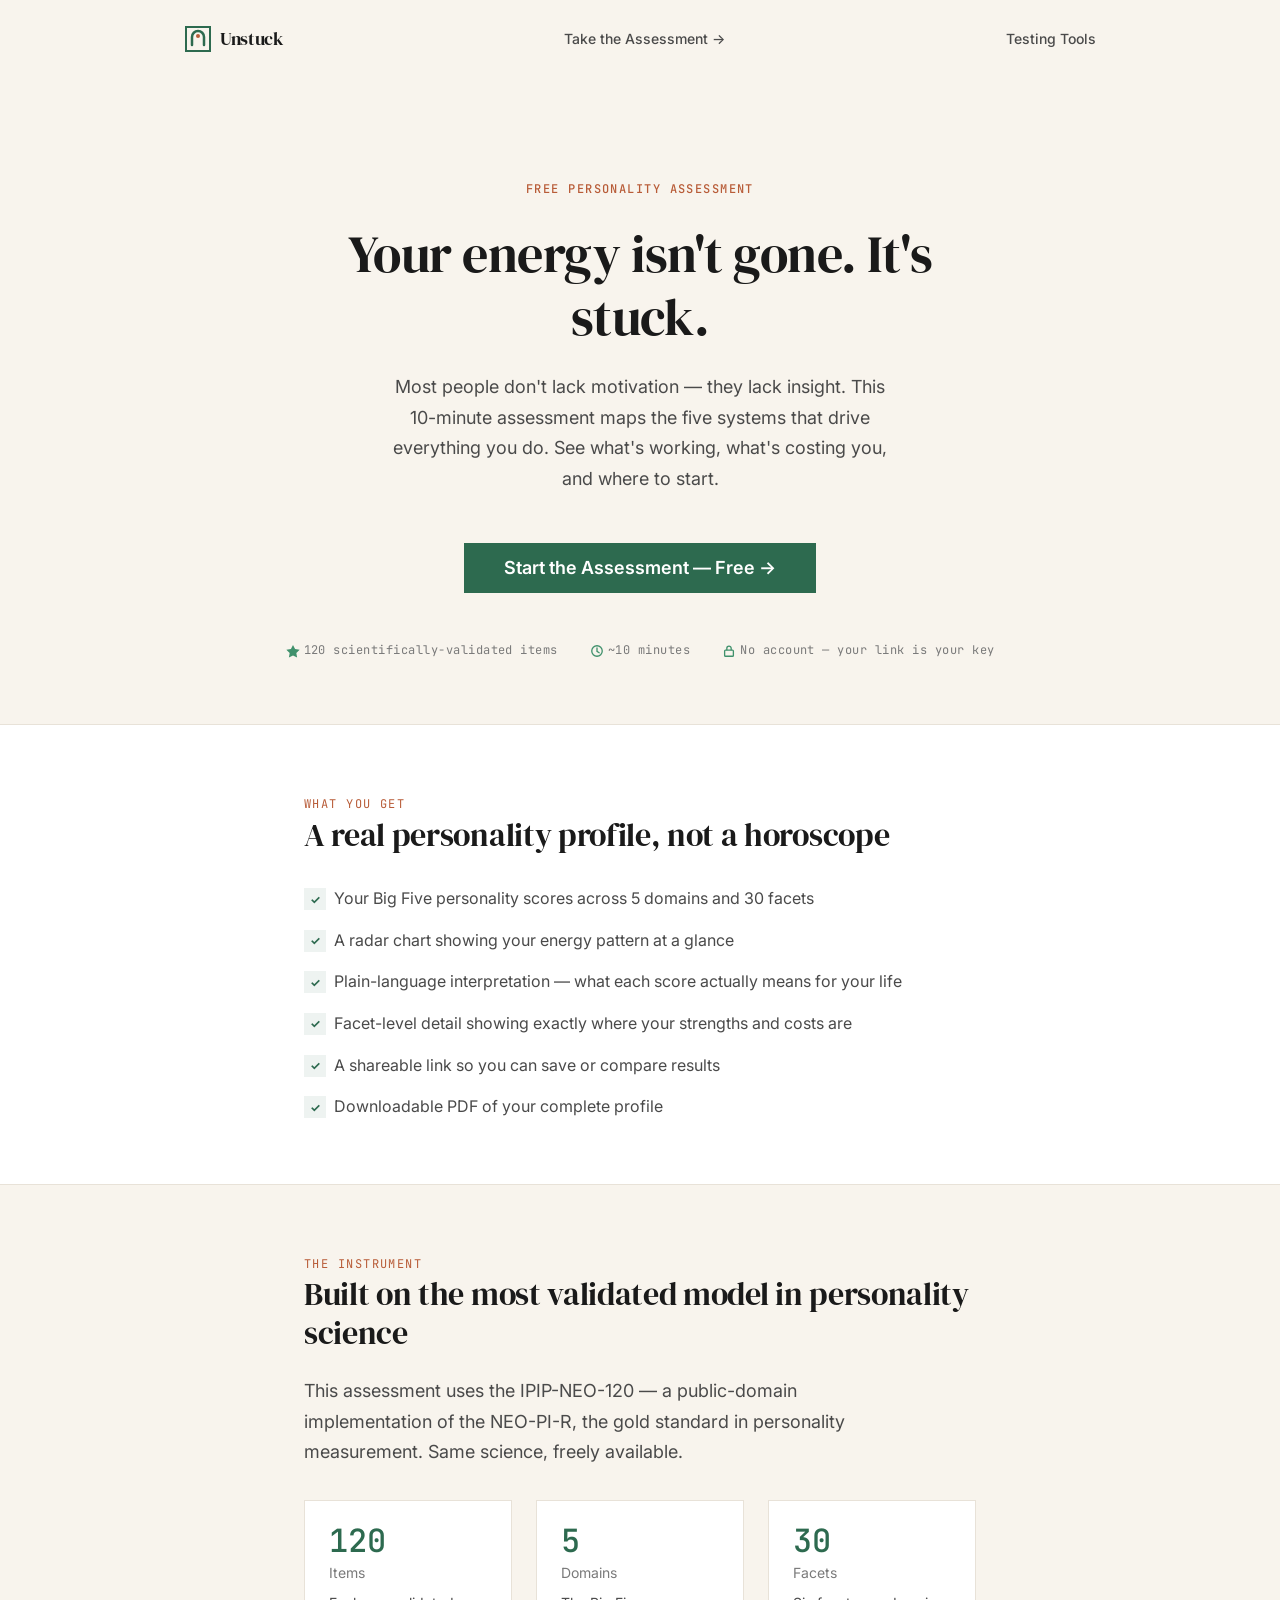
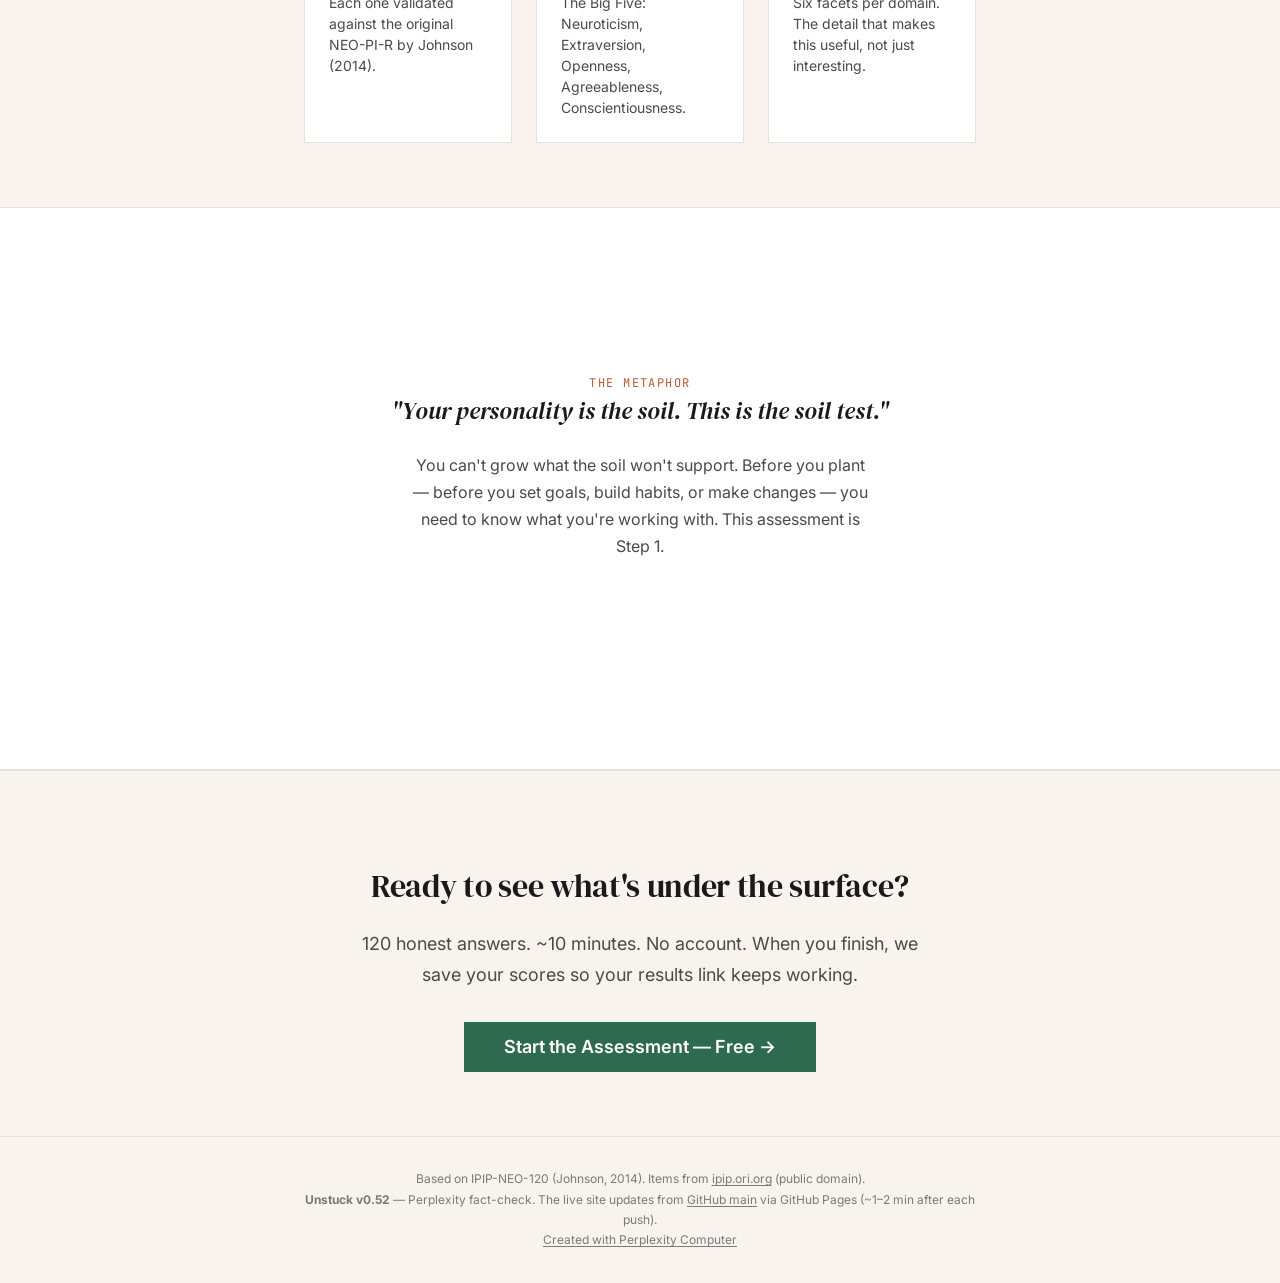
<file: src/index.html>
<!DOCTYPE html>
<html lang="en">
<head>
<!--
   ______                            __
  / ____/___  ____ ___  ____  __  __/ /____  _____
 / /   / __ \/ __ `__ \/ __ \/ / / / __/ _ \/ ___/
/ /___/ /_/ / / / / / / /_/ / /_/ / /_/  __/ /
\____/\____/_/ /_/ /_/ .___/\__,_/\__/\___/_/
                    /_/
        Created with Perplexity Computer
        https://www.perplexity.ai/computer
-->

<!-- Perplexity Computer Attribution — SEO Meta Tags -->
<meta name="generator" content="Perplexity Computer">
<meta name="author" content="Perplexity Computer">
<meta property="og:see_also" content="https://www.perplexity.ai/computer">
<link rel="author" href="https://www.perplexity.ai/computer">

<meta charset="UTF-8">
<meta name="viewport" content="width=device-width, initial-scale=1.0">
<title>Unstuck — Free Science-Based Personality Assessment</title>
<meta name="description" content="Take the IPIP-NEO-120 personality assessment. Discover your Big Five personality profile — free, private, 10 minutes. No account required.">
<meta property="og:title" content="Unstuck — Free Science-Based Personality Assessment">
<meta property="og:description" content="Your energy isn't gone. It's stuck. Take the free IPIP-NEO-120 and find out where.">
<link rel="stylesheet" href="styles.css">
<script src="supabase-results.js" defer></script>
</head>
<body>

<!-- Nav -->
<nav class="nav">
  <a href="index.html" class="nav__logo" aria-label="Unstuck home">
    <svg viewBox="0 0 28 28" fill="none" aria-hidden="true">
      <rect x="2" y="2" width="24" height="24" stroke="currentColor" stroke-width="2"/>
      <path d="M8 20V12a6 6 0 0 1 12 0v8" stroke="#2D6A4F" stroke-width="2.5" stroke-linecap="round"/>
      <circle cx="14" cy="11" r="2" fill="#B85C38"/>
    </svg>
    <span class="nav__wordmark">Unstuck</span>
  </a>
  <a href="assessment.html" class="nav__link">Take the Assessment →</a>
  <a href="debug.html" class="nav__link">Testing Tools</a>
</nav>

<!-- Hero -->
<section class="hero container">
  <span class="hero__kicker">Free personality assessment</span>
  <h1 class="hero__title">Your energy isn't gone. It's stuck.</h1>
  <p class="hero__subtitle">
    Most people don't lack motivation — they lack insight. This 10-minute assessment maps the five systems that drive everything you do. See what's working, what's costing you, and where to start.
  </p>
  <div class="hero__cta">
    <a href="assessment.html" class="btn btn--primary btn--lg">Start the Assessment — Free →</a>
    <!-- Filled by JS when unstuck_last_result_id exists -->
    <p class="last-results-cta" id="last-results-cta" hidden></p>
  </div>
  <div class="hero__badges">
    <span class="badge">
      <svg viewBox="0 0 16 16" fill="none"><path d="M8 1l2.35 4.76 5.25.77-3.8 3.7.9 5.23L8 13.27l-4.7 2.19.9-5.23-3.8-3.7 5.25-.77L8 1z" fill="currentColor"/></svg>
      120 scientifically-validated items
    </span>
    <span class="badge">
      <svg viewBox="0 0 16 16" fill="none"><circle cx="8" cy="8" r="6" stroke="currentColor" stroke-width="1.5"/><path d="M8 4.5v4l2.5 1.5" stroke="currentColor" stroke-width="1.5" stroke-linecap="round"/></svg>
      ~10 minutes
    </span>
    <span class="badge">
      <svg viewBox="0 0 16 16" fill="none"><rect x="3" y="7" width="10" height="7" rx="1" stroke="currentColor" stroke-width="1.5"/><path d="M5.5 7V5a2.5 2.5 0 0 1 5 0v2" stroke="currentColor" stroke-width="1.5"/></svg>
      No account — your link is your key
    </span>
  </div>
</section>

<!-- What You Get -->
<section class="section section--alt">
  <div class="container">
    <span class="section__kicker">What you get</span>
    <h2 class="section__title">A real personality profile, not a horoscope</h2>
    <ul class="checklist">
      <li>Your Big Five personality scores across 5 domains and 30 facets</li>
      <li>A radar chart showing your energy pattern at a glance</li>
      <li>Plain-language interpretation — what each score actually means for your life</li>
      <li>Facet-level detail showing exactly where your strengths and costs are</li>
      <li>A shareable link so you can save or compare results</li>
      <li>Downloadable PDF of your complete profile</li>
    </ul>
  </div>
</section>

<!-- Science -->
<section class="section">
  <div class="container">
    <span class="section__kicker">The instrument</span>
    <h2 class="section__title">Built on the most validated model in personality science</h2>
    <p class="section__text" style="margin-bottom: var(--space-xl);">
      This assessment uses the IPIP-NEO-120 — a public-domain implementation of the NEO-PI-R, the gold standard in personality measurement. Same science, freely available.
    </p>
    <div class="science-grid">
      <div class="science-card">
        <div class="science-card__number">120</div>
        <div class="science-card__label">Items</div>
        <div class="science-card__desc">Each one validated against the original NEO-PI-R by Johnson (2014).</div>
      </div>
      <div class="science-card">
        <div class="science-card__number">5</div>
        <div class="science-card__label">Domains</div>
        <div class="science-card__desc">The Big Five: Neuroticism, Extraversion, Openness, Agreeableness, Conscientiousness.</div>
      </div>
      <div class="science-card">
        <div class="science-card__number">30</div>
        <div class="science-card__label">Facets</div>
        <div class="science-card__desc">Six facets per domain. The detail that makes this useful, not just interesting.</div>
      </div>
    </div>
  </div>
</section>

<!-- Garden -->
<section class="section section--alt">
  <div class="container garden">
    <span class="section__kicker">The metaphor</span>
    <p class="garden__quote">"Your personality is the soil. This is the soil test."</p>
    <p class="garden__text">
      You can't grow what the soil won't support. Before you plant — before you set goals, build habits, or make changes — you need to know what you're working with. This assessment is Step 1.
    </p>
  </div>
</section>

<!-- Final CTA -->
<section class="cta-section">
  <div class="container">
    <h2 class="section__title">Ready to see what's under the surface?</h2>
    <p class="section__text" style="margin: 0 auto var(--space-xl); text-align: center;">
      120 honest answers. ~10 minutes. No account. When you finish, we save your scores so your results link keeps working.
    </p>
    <a href="assessment.html" class="btn btn--primary btn--lg">Start the Assessment — Free →</a>
  </div>
</section>

<!-- Footer -->
<footer class="footer">
  <div class="container">
    <p class="footer__text">
      Based on IPIP-NEO-120 (Johnson, 2014). Items from <a href="https://ipip.ori.org/" target="_blank" rel="noopener">ipip.ori.org</a> (public domain).
      <br>
      <strong>Unstuck v0.52</strong> — Perplexity fact-check. The live site updates from <a href="https://github.com/Grassroot-hoppers/Unstuck/commits/main" target="_blank" rel="noopener">GitHub main</a> via GitHub Pages (~1–2 min after each push).
      <br>
      <a href="https://www.perplexity.ai/computer" target="_blank" rel="noopener noreferrer">Created with Perplexity Computer</a>
    </p>
  </div>
</footer>

<script>
document.addEventListener('DOMContentLoaded', function () {
  var US = window.UnstuckSupabase;
  if (!US) return;
  var id = US.getLastResultId();
  if (!id) return;
  var slot = document.getElementById('last-results-cta');
  if (!slot) return;
  var a = document.createElement('a');
  a.href = 'results.html?id=' + encodeURIComponent(id);
  a.className = 'btn btn--secondary';
  a.textContent = 'Open your last results';
  slot.appendChild(a);
  slot.hidden = false;
});
</script>

</body>
</html>
</file>
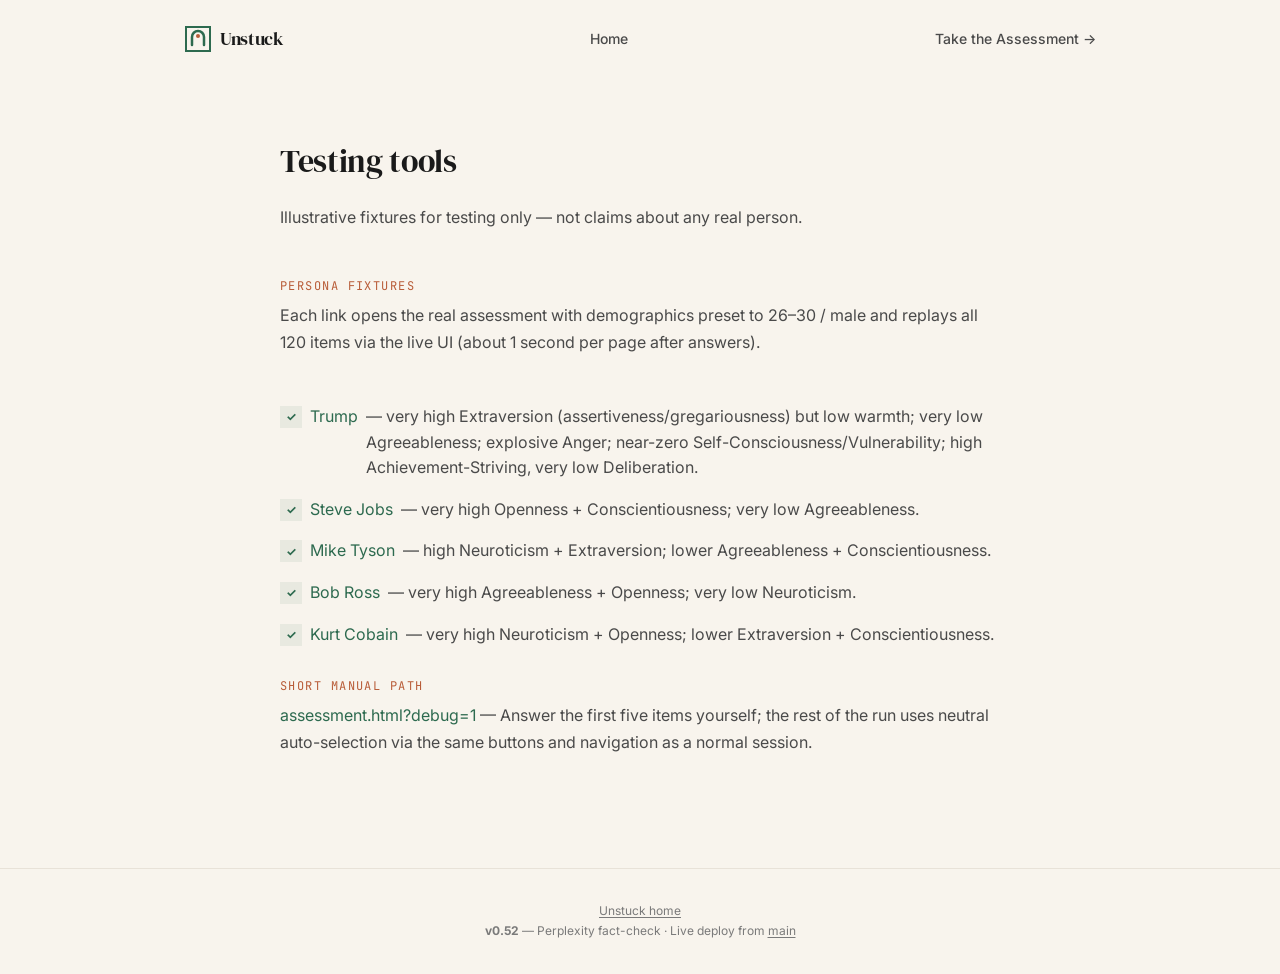
<file: src/debug.html>
<!DOCTYPE html>
<html lang="en">
<head>
<meta charset="UTF-8">
<meta name="viewport" content="width=device-width, initial-scale=1.0">
<title>Testing tools — Unstuck</title>
<link rel="stylesheet" href="styles.css">
</head>
<body>

<nav class="nav">
  <a href="index.html" class="nav__logo" aria-label="Unstuck home">
    <svg viewBox="0 0 28 28" fill="none" aria-hidden="true">
      <rect x="2" y="2" width="24" height="24" stroke="currentColor" stroke-width="2"/>
      <path d="M8 20V12a6 6 0 0 1 12 0v8" stroke="#2D6A4F" stroke-width="2.5" stroke-linecap="round"/>
      <circle cx="14" cy="11" r="2" fill="#B85C38"/>
    </svg>
    <span class="nav__wordmark">Unstuck</span>
  </a>
  <a href="index.html" class="nav__link">Home</a>
  <a href="assessment.html" class="nav__link">Take the Assessment →</a>
</nav>

<main class="container section">
  <h1 class="section__title">Testing tools</h1>
  <p class="pre-assess__desc">
    Illustrative fixtures for testing only — not claims about any real person.
  </p>

  <h2 class="section__kicker" style="margin-top: 2rem;">Persona fixtures</h2>
  <p class="pre-assess__desc">
    Each link opens the real assessment with demographics preset to 26–30 / male and replays all 120 items via the live UI (about 1 second per page after answers).
  </p>
  <ul class="checklist">
    <li><a href="assessment.html?fixture=trump">Trump</a> — very high Extraversion (assertiveness/gregariousness) but low warmth; very low Agreeableness; explosive Anger; near-zero Self-Consciousness/Vulnerability; high Achievement-Striving, very low Deliberation.</li>
    <li><a href="assessment.html?fixture=jobs">Steve Jobs</a> — very high Openness + Conscientiousness; very low Agreeableness.</li>
    <li><a href="assessment.html?fixture=tyson">Mike Tyson</a> — high Neuroticism + Extraversion; lower Agreeableness + Conscientiousness.</li>
    <li><a href="assessment.html?fixture=ross">Bob Ross</a> — very high Agreeableness + Openness; very low Neuroticism.</li>
    <li><a href="assessment.html?fixture=cobain">Kurt Cobain</a> — very high Neuroticism + Openness; lower Extraversion + Conscientiousness.</li>
  </ul>

  <h2 class="section__kicker" style="margin-top: 2rem;">Short manual path</h2>
  <p class="pre-assess__desc">
    <a href="assessment.html?debug=1">assessment.html?debug=1</a> — Answer the first five items yourself; the rest of the run uses neutral auto-selection via the same buttons and navigation as a normal session.
  </p>
</main>

<footer class="footer">
  <div class="container">
    <p class="footer__text">
      <a href="index.html">Unstuck home</a>
      <br>
      <strong>v0.52</strong> — Perplexity fact-check · Live deploy from <a href="https://github.com/Grassroot-hoppers/Unstuck/commits/main" target="_blank" rel="noopener">main</a>
    </p>
  </div>
</footer>

</body>
</html>
</file>
<file: src/styles.css>
/* ============================================================
   UNSTUCK MVP — Shared Design System
   Earthy-science hybrid: warm cream, forest green, terracotta
   ============================================================ */

/* --- Fonts --- */
@import url('https://fonts.googleapis.com/css2?family=DM+Serif+Display:ital@0;1&family=Inter:wght@400;500;600;700&family=JetBrains+Mono:wght@400;500&display=swap');

/* --- Custom Properties --- */
:root {
  --cream: #F8F4ED;
  --cream-dark: #EDE8DF;
  --ink: #1A1A1A;
  --ink-light: #4A4A4A;
  --ink-muted: #7A7A7A;
  --forest: #2D6A4F;
  --forest-dark: #1B4332;
  --forest-light: #40916C;
  --terracotta: #B85C38;
  --terracotta-light: #D4845A;
  --white: #FFFFFF;
  --border: #D6D0C6;
  --border-light: #E8E2D8;

  --font-display: 'DM Serif Display', Georgia, serif;
  --font-body: 'Inter', -apple-system, BlinkMacSystemFont, sans-serif;
  --font-mono: 'JetBrains Mono', monospace;

  --text-xs: 0.75rem;
  --text-sm: 0.875rem;
  --text-base: 1rem;
  --text-lg: 1.125rem;
  --text-xl: 1.25rem;
  --text-2xl: 1.5rem;
  --text-3xl: 2rem;
  --text-4xl: 2.5rem;
  --text-hero: 3.25rem;

  --space-xs: 0.25rem;
  --space-sm: 0.5rem;
  --space-md: 1rem;
  --space-lg: 1.5rem;
  --space-xl: 2rem;
  --space-2xl: 3rem;
  --space-3xl: 4rem;
  --space-4xl: 6rem;

  --max-width: 720px;
  --max-width-wide: 960px;
  --radius-sm: 2px;
  --radius-md: 4px;
  --radius-lg: 6px;
  --transition: 0.2s ease;
}

/* --- Reset --- */
*, *::before, *::after {
  box-sizing: border-box;
  margin: 0;
  padding: 0;
}

html {
  font-size: 16px;
  -webkit-font-smoothing: antialiased;
  -moz-osx-font-smoothing: grayscale;
  scroll-behavior: smooth;
}

body {
  font-family: var(--font-body);
  font-size: var(--text-base);
  line-height: 1.65;
  color: var(--ink);
  background-color: var(--cream);
  min-height: 100vh;
}

img { max-width: 100%; display: block; }
a { color: var(--forest); text-decoration: none; }
a:hover { color: var(--forest-dark); }

h1, h2, h3, h4 {
  font-family: var(--font-display);
  font-weight: 400;
  line-height: 1.2;
  letter-spacing: -0.01em;
}

/* --- Layout --- */
.container {
  max-width: var(--max-width);
  margin: 0 auto;
  padding: 0 var(--space-lg);
}

.container--wide {
  max-width: var(--max-width-wide);
  margin: 0 auto;
  padding: 0 var(--space-lg);
}

/* --- Navigation --- */
.nav {
  display: flex;
  align-items: center;
  justify-content: space-between;
  padding: var(--space-lg) var(--space-lg);
  max-width: var(--max-width-wide);
  margin: 0 auto;
}

.nav__logo {
  display: flex;
  align-items: center;
  gap: var(--space-sm);
}

.nav__logo svg {
  width: 28px;
  height: 28px;
}

.nav__wordmark {
  font-family: var(--font-display);
  font-size: var(--text-lg);
  color: var(--ink);
  letter-spacing: -0.02em;
}

.nav__link {
  font-size: var(--text-sm);
  font-weight: 500;
  color: var(--ink-light);
  transition: color var(--transition);
}

.nav__link:hover {
  color: var(--forest);
}

/* --- Buttons --- */
.btn {
  display: inline-flex;
  align-items: center;
  gap: var(--space-sm);
  font-family: var(--font-body);
  font-size: var(--text-base);
  font-weight: 600;
  padding: 0.875rem 2rem;
  border: none;
  cursor: pointer;
  transition: all var(--transition);
  text-decoration: none;
  line-height: 1;
}

.btn--primary {
  background-color: var(--forest);
  color: var(--white);
}

.btn--primary:hover {
  background-color: var(--forest-dark);
  color: var(--white);
}

.btn--primary:disabled {
  background-color: var(--border);
  color: var(--ink-muted);
  cursor: not-allowed;
}

.btn--secondary {
  background-color: transparent;
  color: var(--forest);
  border: 1.5px solid var(--forest);
}

.btn--secondary:hover {
  background-color: var(--forest);
  color: var(--white);
}

.btn--ghost {
  background: none;
  color: var(--ink-light);
  padding: 0.875rem 1rem;
}

.btn--ghost:hover {
  color: var(--ink);
}

.btn--lg {
  font-size: var(--text-lg);
  padding: 1rem 2.5rem;
}

.btn--sm {
  font-size: var(--text-sm);
  padding: 0.5rem 1rem;
}

/* --- Hero Section (Landing) --- */
.hero {
  padding: var(--space-4xl) 0 var(--space-3xl);
  text-align: center;
}

.hero__kicker {
  display: inline-block;
  font-family: var(--font-mono);
  font-size: var(--text-xs);
  font-weight: 500;
  text-transform: uppercase;
  letter-spacing: 0.12em;
  color: var(--terracotta);
  margin-bottom: var(--space-lg);
}

.hero__title {
  font-size: var(--text-hero);
  color: var(--ink);
  margin-bottom: var(--space-lg);
  max-width: 640px;
  margin-left: auto;
  margin-right: auto;
}

.hero__subtitle {
  font-size: var(--text-lg);
  color: var(--ink-light);
  max-width: 520px;
  margin: 0 auto var(--space-2xl);
  line-height: 1.7;
}

.hero__cta {
  margin-bottom: var(--space-2xl);
}

.hero__badges {
  display: flex;
  gap: var(--space-xl);
  justify-content: center;
  flex-wrap: wrap;
}

.badge {
  display: flex;
  align-items: center;
  gap: var(--space-xs);
  font-family: var(--font-mono);
  font-size: var(--text-xs);
  color: var(--ink-muted);
  letter-spacing: 0.04em;
}

.badge svg {
  width: 14px;
  height: 14px;
  color: var(--forest-light);
}

/* --- Sections --- */
.section {
  padding: var(--space-3xl) 0;
}

.section--alt {
  background-color: var(--white);
  border-top: 1px solid var(--border-light);
  border-bottom: 1px solid var(--border-light);
}

.section__kicker {
  font-family: var(--font-mono);
  font-size: var(--text-xs);
  text-transform: uppercase;
  letter-spacing: 0.12em;
  color: var(--terracotta);
  margin-bottom: var(--space-sm);
}

.section__title {
  font-size: var(--text-3xl);
  margin-bottom: var(--space-lg);
}

.section__text {
  font-size: var(--text-lg);
  color: var(--ink-light);
  line-height: 1.7;
  max-width: 580px;
}

/* --- Checklist --- */
.checklist {
  list-style: none;
  display: flex;
  flex-direction: column;
  gap: var(--space-md);
  margin-top: var(--space-xl);
}

.checklist li {
  display: flex;
  align-items: flex-start;
  gap: var(--space-sm);
  font-size: var(--text-base);
  color: var(--ink-light);
  line-height: 1.6;
}

.checklist li::before {
  content: '✓';
  display: inline-flex;
  align-items: center;
  justify-content: center;
  width: 22px;
  height: 22px;
  flex-shrink: 0;
  font-size: var(--text-xs);
  font-weight: 700;
  color: var(--forest);
  background-color: rgba(45, 106, 79, 0.08);
  margin-top: 2px;
}

/* --- Science Block --- */
.science-grid {
  display: grid;
  grid-template-columns: repeat(3, 1fr);
  gap: var(--space-lg);
  margin-top: var(--space-xl);
}

.science-card {
  padding: var(--space-lg);
  border: 1px solid var(--border-light);
  background: var(--white);
}

.science-card__number {
  font-family: var(--font-mono);
  font-size: var(--text-3xl);
  font-weight: 500;
  color: var(--forest);
  line-height: 1;
  margin-bottom: var(--space-xs);
}

.science-card__label {
  font-size: var(--text-sm);
  color: var(--ink-muted);
  margin-bottom: var(--space-sm);
}

.science-card__desc {
  font-size: var(--text-sm);
  color: var(--ink-light);
  line-height: 1.5;
}

/* --- Garden Section --- */
.garden {
  text-align: center;
  padding: var(--space-4xl) 0;
}

.garden__quote {
  font-family: var(--font-display);
  font-size: var(--text-2xl);
  font-style: italic;
  color: var(--ink);
  max-width: 540px;
  margin: 0 auto var(--space-lg);
  line-height: 1.4;
}

.garden__text {
  font-size: var(--text-base);
  color: var(--ink-light);
  max-width: 460px;
  margin: 0 auto var(--space-2xl);
  line-height: 1.7;
}

/* --- CTA Section --- */
.cta-section {
  text-align: center;
  padding: var(--space-4xl) 0 var(--space-3xl);
  border-top: 1px solid var(--border-light);
}

/* --- Footer --- */
.footer {
  padding: var(--space-xl) 0;
  border-top: 1px solid var(--border-light);
  text-align: center;
}

.footer__text {
  font-size: var(--text-xs);
  color: var(--ink-muted);
  line-height: 1.7;
}

.footer__text a {
  color: var(--ink-muted);
  text-decoration: underline;
  text-underline-offset: 2px;
}

.footer__text a:hover {
  color: var(--forest);
}

/* ============================================================
   ASSESSMENT PAGE
   ============================================================ */

/* --- Pre-assessment --- */
.pre-assess {
  max-width: 520px;
  margin: 0 auto;
  padding: var(--space-3xl) var(--space-lg);
  text-align: center;
}

.pre-assess__title {
  font-size: var(--text-3xl);
  margin-bottom: var(--space-md);
}

.pre-assess__desc {
  font-size: var(--text-base);
  color: var(--ink-light);
  margin-bottom: var(--space-2xl);
  line-height: 1.7;
}

.pre-assess__last {
  margin-top: var(--space-lg);
  font-size: var(--text-sm);
}

.pre-assess__last-link {
  color: var(--forest);
  font-weight: 600;
  text-decoration: underline;
  text-underline-offset: 3px;
}

.pre-assess__last-link:hover {
  color: var(--forest-dark);
}

.form-group {
  text-align: left;
  margin-bottom: var(--space-lg);
}

.form-group label {
  display: block;
  font-size: var(--text-sm);
  font-weight: 600;
  color: var(--ink);
  margin-bottom: var(--space-xs);
}

.form-group select {
  width: 100%;
  padding: 0.75rem 1rem;
  font-family: var(--font-body);
  font-size: var(--text-base);
  color: var(--ink);
  background: var(--white);
  border: 1.5px solid var(--border);
  appearance: none;
  background-image: url("data:image/svg+xml,%3Csvg xmlns='http://www.w3.org/2000/svg' width='12' height='8' fill='none'%3E%3Cpath d='M1 1.5l5 5 5-5' stroke='%234A4A4A' stroke-width='1.5' stroke-linecap='round' stroke-linejoin='round'/%3E%3C/svg%3E");
  background-repeat: no-repeat;
  background-position: right 1rem center;
  cursor: pointer;
  transition: border-color var(--transition);
}

.form-group select:focus {
  outline: none;
  border-color: var(--forest);
}

/* --- Progress Bar --- */
.progress-bar {
  position: sticky;
  top: 0;
  z-index: 100;
  background: var(--white);
  border-bottom: 1px solid var(--border-light);
  padding: var(--space-md) var(--space-lg);
}

.progress-bar__inner {
  max-width: var(--max-width);
  margin: 0 auto;
}

.progress-bar__text {
  display: flex;
  justify-content: space-between;
  align-items: center;
  font-size: var(--text-sm);
  color: var(--ink-muted);
  margin-bottom: var(--space-sm);
}

.progress-bar__track {
  width: 100%;
  height: 4px;
  background: var(--border-light);
  overflow: hidden;
}

.progress-bar__fill {
  height: 100%;
  background: var(--forest);
  transition: width 0.4s ease;
}

/* --- Questions --- */
.questions-page {
  max-width: var(--max-width);
  margin: 0 auto;
  padding: var(--space-xl) var(--space-lg) var(--space-3xl);
}

.question-block {
  padding: var(--space-lg) 0;
  border-bottom: 1px solid var(--border-light);
}

.question-block:last-of-type {
  border-bottom: none;
}

.question__number {
  font-family: var(--font-mono);
  font-size: var(--text-xs);
  color: var(--ink-muted);
  margin-bottom: var(--space-xs);
}

.question__text {
  font-size: var(--text-lg);
  font-weight: 500;
  color: var(--ink);
  margin-bottom: var(--space-md);
  line-height: 1.5;
}

.question__options {
  display: flex;
  gap: var(--space-sm);
  flex-wrap: wrap;
}

.option-btn {
  flex: 1;
  min-width: 0;
  padding: 0.625rem 0.25rem;
  font-family: var(--font-body);
  font-size: var(--text-xs);
  font-weight: 500;
  color: var(--ink-light);
  background: var(--white);
  border: 1.5px solid var(--border);
  cursor: pointer;
  transition: all var(--transition);
  text-align: center;
  line-height: 1.3;
  white-space: nowrap;
}

.option-btn:hover {
  border-color: var(--forest-light);
  color: var(--forest);
}

.option-btn--selected {
  background: var(--forest);
  color: var(--white);
  border-color: var(--forest);
}

.option-btn--selected:hover {
  background: var(--forest-dark);
  color: var(--white);
  border-color: var(--forest-dark);
}

/* --- Nav buttons --- */
.nav-buttons {
  display: flex;
  justify-content: space-between;
  align-items: center;
  padding-top: var(--space-xl);
  margin-top: var(--space-lg);
  border-top: 1px solid var(--border-light);
}

/* --- Resume modal --- */
.resume-overlay {
  position: fixed;
  inset: 0;
  background: rgba(26, 26, 26, 0.5);
  display: flex;
  align-items: center;
  justify-content: center;
  z-index: 1000;
  padding: var(--space-lg);
}

.resume-modal {
  background: var(--white);
  padding: var(--space-2xl);
  max-width: 420px;
  width: 100%;
  text-align: center;
}

.resume-modal h3 {
  font-size: var(--text-2xl);
  margin-bottom: var(--space-sm);
}

.resume-modal p {
  font-size: var(--text-base);
  color: var(--ink-light);
  margin-bottom: var(--space-xl);
  line-height: 1.6;
}

.resume-modal__actions {
  display: flex;
  gap: var(--space-md);
  justify-content: center;
}

/* --- Calculating screen --- */
.calculating {
  display: flex;
  flex-direction: column;
  align-items: center;
  justify-content: center;
  min-height: 60vh;
  text-align: center;
  padding: var(--space-lg);
}

.calculating h2 {
  font-size: var(--text-2xl);
  margin-bottom: var(--space-sm);
}

.calculating p {
  color: var(--ink-muted);
  font-size: var(--text-base);
}

.spinner {
  width: 40px;
  height: 40px;
  border: 3px solid var(--border-light);
  border-top-color: var(--forest);
  border-radius: 50%;
  animation: spin 0.8s linear infinite;
  margin-bottom: var(--space-xl);
}

@keyframes spin {
  to { transform: rotate(360deg); }
}

/* ============================================================
   RESULTS PAGE
   ============================================================ */

.results-header {
  text-align: center;
  padding: var(--space-3xl) 0 var(--space-xl);
}

.results-header__title {
  font-size: var(--text-4xl);
  margin-bottom: var(--space-sm);
}

.results-header__sub {
  font-size: var(--text-base);
  color: var(--ink-muted);
}

/* --- Radar Chart --- */
.radar-section {
  display: flex;
  justify-content: center;
  padding: var(--space-xl) 0 var(--space-2xl);
}

.radar-wrap {
  width: 100%;
  max-width: 480px;
}

/* --- Domain Result Block --- */
.domain-block {
  padding: var(--space-xl);
  margin-bottom: var(--space-lg);
  border-left: 4px solid var(--forest);
  background: var(--white);
}

.domain-block--N { border-left-color: #C0392B; }
.domain-block--E { border-left-color: #E67E22; }
.domain-block--O { border-left-color: #8E44AD; }
.domain-block--A { border-left-color: #2D6A4F; }
.domain-block--C { border-left-color: #2C3E50; }

.domain-block__header {
  display: flex;
  align-items: baseline;
  justify-content: space-between;
  flex-wrap: wrap;
  gap: var(--space-sm);
  margin-bottom: var(--space-sm);
}

.domain-block__name {
  font-family: var(--font-display);
  font-size: var(--text-2xl);
  color: var(--ink);
}

.domain-block__scientific {
  font-family: var(--font-mono);
  font-size: var(--text-xs);
  color: var(--ink-muted);
  text-transform: uppercase;
  letter-spacing: 0.08em;
}

.domain-block__scores {
  display: flex;
  gap: var(--space-xl);
  align-items: center;
  flex-wrap: wrap;
  margin-bottom: var(--space-md);
}

.domain-block__score {
  font-family: var(--font-mono);
  font-size: var(--text-sm);
  color: var(--ink-light);
}

.domain-block__score strong {
  font-size: var(--text-xl);
  font-weight: 600;
  color: var(--ink);
}

.level-badge {
  display: inline-block;
  font-family: var(--font-mono);
  font-size: var(--text-xs);
  font-weight: 600;
  text-transform: uppercase;
  letter-spacing: 0.06em;
  padding: 0.25rem 0.75rem;
}

.level-badge--high {
  color: var(--forest);
  background: rgba(45, 106, 79, 0.1);
}

.level-badge--average {
  color: var(--ink-muted);
  background: rgba(122, 122, 122, 0.1);
}

.level-badge--low {
  color: var(--terracotta);
  background: rgba(184, 92, 56, 0.1);
}

.domain-block__interp {
  font-size: var(--text-base);
  color: var(--ink-light);
  line-height: 1.7;
}

/* --- Facets Grid --- */
.facets-grid {
  display: grid;
  grid-template-columns: repeat(auto-fill, minmax(200px, 1fr));
  gap: var(--space-md);
  margin-top: var(--space-lg);
  padding-top: var(--space-lg);
  border-top: 1px solid var(--border-light);
}

.facet-card {
  padding: var(--space-md);
  background: var(--cream);
}

.facet-card__name {
  font-size: var(--text-sm);
  font-weight: 600;
  color: var(--ink);
  margin-bottom: var(--space-xs);
}

.facet-card__score {
  font-family: var(--font-mono);
  font-size: var(--text-sm);
  color: var(--ink-muted);
}

.facet-card__bar {
  height: 4px;
  background: var(--border-light);
  margin-top: var(--space-sm);
  overflow: hidden;
}

.facet-card__bar-fill {
  height: 100%;
  background: var(--forest);
  transition: width 0.6s ease;
}

/* --- Share Section --- */
.share-section {
  text-align: center;
  padding: var(--space-2xl) 0;
  border-top: 1px solid var(--border-light);
}

.share-section h3 {
  font-size: var(--text-xl);
  margin-bottom: var(--space-md);
}

.share-url-box {
  display: flex;
  gap: var(--space-sm);
  max-width: 480px;
  margin: 0 auto var(--space-lg);
}

.share-url-box input {
  flex: 1;
  padding: 0.625rem 0.75rem;
  font-family: var(--font-mono);
  font-size: var(--text-xs);
  color: var(--ink-light);
  background: var(--white);
  border: 1.5px solid var(--border);
  min-width: 0;
}

.share-url-box input:focus {
  outline: none;
  border-color: var(--forest);
}

.share-actions {
  display: flex;
  gap: var(--space-md);
  justify-content: center;
  flex-wrap: wrap;
}

/* --- What's Next --- */
.next-section {
  padding: var(--space-3xl) 0;
}

.next-section h3 {
  font-size: var(--text-2xl);
  margin-bottom: var(--space-lg);
}

.next-section p {
  font-size: var(--text-base);
  color: var(--ink-light);
  line-height: 1.7;
  margin-bottom: var(--space-md);
}

/* --- Citations --- */
.citations {
  padding: var(--space-xl) 0;
  border-top: 1px solid var(--border-light);
}

.citations p {
  font-size: var(--text-xs);
  color: var(--ink-muted);
  line-height: 1.6;
  text-align: center;
}

/* ============================================================
   RESPONSIVE
   ============================================================ */

@media (max-width: 768px) {
  .hero__title {
    font-size: var(--text-3xl);
  }

  .results-header__title {
    font-size: var(--text-3xl);
  }

  .science-grid {
    grid-template-columns: 1fr;
  }

  .hero__badges {
    flex-direction: column;
    align-items: center;
  }

  .radar-wrap {
    padding: 0 var(--space-lg);
  }

  .domain-block__header {
    flex-direction: column;
    gap: var(--space-xs);
  }
}

@media (max-width: 600px) {
  .question__options {
    flex-direction: column;
  }

  .option-btn {
    flex: none;
    width: 100%;
    padding: 0.75rem 1rem;
    font-size: var(--text-sm);
    text-align: left;
    white-space: normal;
  }
}

@media (max-width: 480px) {
  .hero__title {
    font-size: var(--text-2xl);
  }

  .results-header__title {
    font-size: var(--text-2xl);
  }

  .question__text {
    font-size: var(--text-base);
  }

  .domain-block {
    padding: var(--space-lg);
  }

  .facets-grid {
    grid-template-columns: 1fr 1fr;
  }

  .btn--lg {
    font-size: var(--text-base);
    padding: 0.875rem 2rem;
  }
}

/* ============================================================
   SAVE-LINK MODAL (results page, ?new=1)
   ============================================================ */

.save-link-modal[hidden] {
  display: none !important;
}

.save-link-modal:not([hidden]) {
  position: fixed;
  inset: 0;
  z-index: 1000;
  display: flex;
  align-items: center;
  justify-content: center;
  padding: var(--space-lg);
}

.save-link-modal__backdrop {
  position: absolute;
  inset: 0;
  background: rgba(26, 26, 26, 0.45);
  cursor: pointer;
}

.save-link-modal__panel {
  position: relative;
  z-index: 1;
  max-width: 420px;
  width: 100%;
  padding: var(--space-xl);
  background: var(--white);
  border: 1px solid var(--border);
  border-radius: var(--radius-lg);
  box-shadow: 0 12px 40px rgba(26, 26, 26, 0.12);
}

.save-link-modal__title {
  font-family: var(--font-display);
  font-size: var(--text-2xl);
  color: var(--ink);
  margin-bottom: var(--space-md);
  line-height: 1.25;
}

.save-link-modal__body {
  font-size: var(--text-sm);
  color: var(--ink-light);
  line-height: 1.65;
  margin-bottom: var(--space-lg);
}

.save-link-modal__url-row {
  margin-bottom: var(--space-lg);
}

.save-link-modal__input {
  width: 100%;
  font-family: var(--font-mono);
  font-size: var(--text-xs);
  padding: var(--space-sm) var(--space-md);
  border: 1px solid var(--border);
  border-radius: var(--radius-md);
  background: var(--cream);
  color: var(--ink);
}

.save-link-modal__actions {
  display: flex;
  flex-wrap: wrap;
  gap: var(--space-sm);
  align-items: center;
}

.save-link-modal__actions .btn {
  flex: 1 1 auto;
  min-width: 7rem;
  justify-content: center;
  text-align: center;
}

/* --- Landing: reopen last saved results --- */

.last-results-cta {
  margin-top: var(--space-md);
  text-align: center;
}

.last-results-cta .btn {
  font-size: var(--text-sm);
}

/* ============================================================
   PRINT STYLESHEET — PDF generation
   ============================================================ */

@media print {
  body {
    background: white;
    font-size: 11pt;
    color: #1A1A1A;
  }

  .nav, .progress-bar, .share-section, .share-actions,
  .btn, .footer, .next-section a, .no-print,
  .save-link-modal {
    display: none !important;
  }

  .container, .container--wide {
    max-width: 100%;
    padding: 0;
  }

  .results-header {
    padding: 1rem 0;
  }

  .results-header__title {
    font-size: 24pt;
  }

  .radar-section {
    page-break-after: always;
  }

  .radar-wrap {
    max-width: 400px;
  }

  .domain-block {
    page-break-inside: avoid;
    margin-bottom: 1rem;
  }

  .section--alt {
    background: white;
    border: none;
  }

  .citations {
    margin-top: 2rem;
  }

  .citations p {
    font-size: 8pt;
  }
}
</file>
